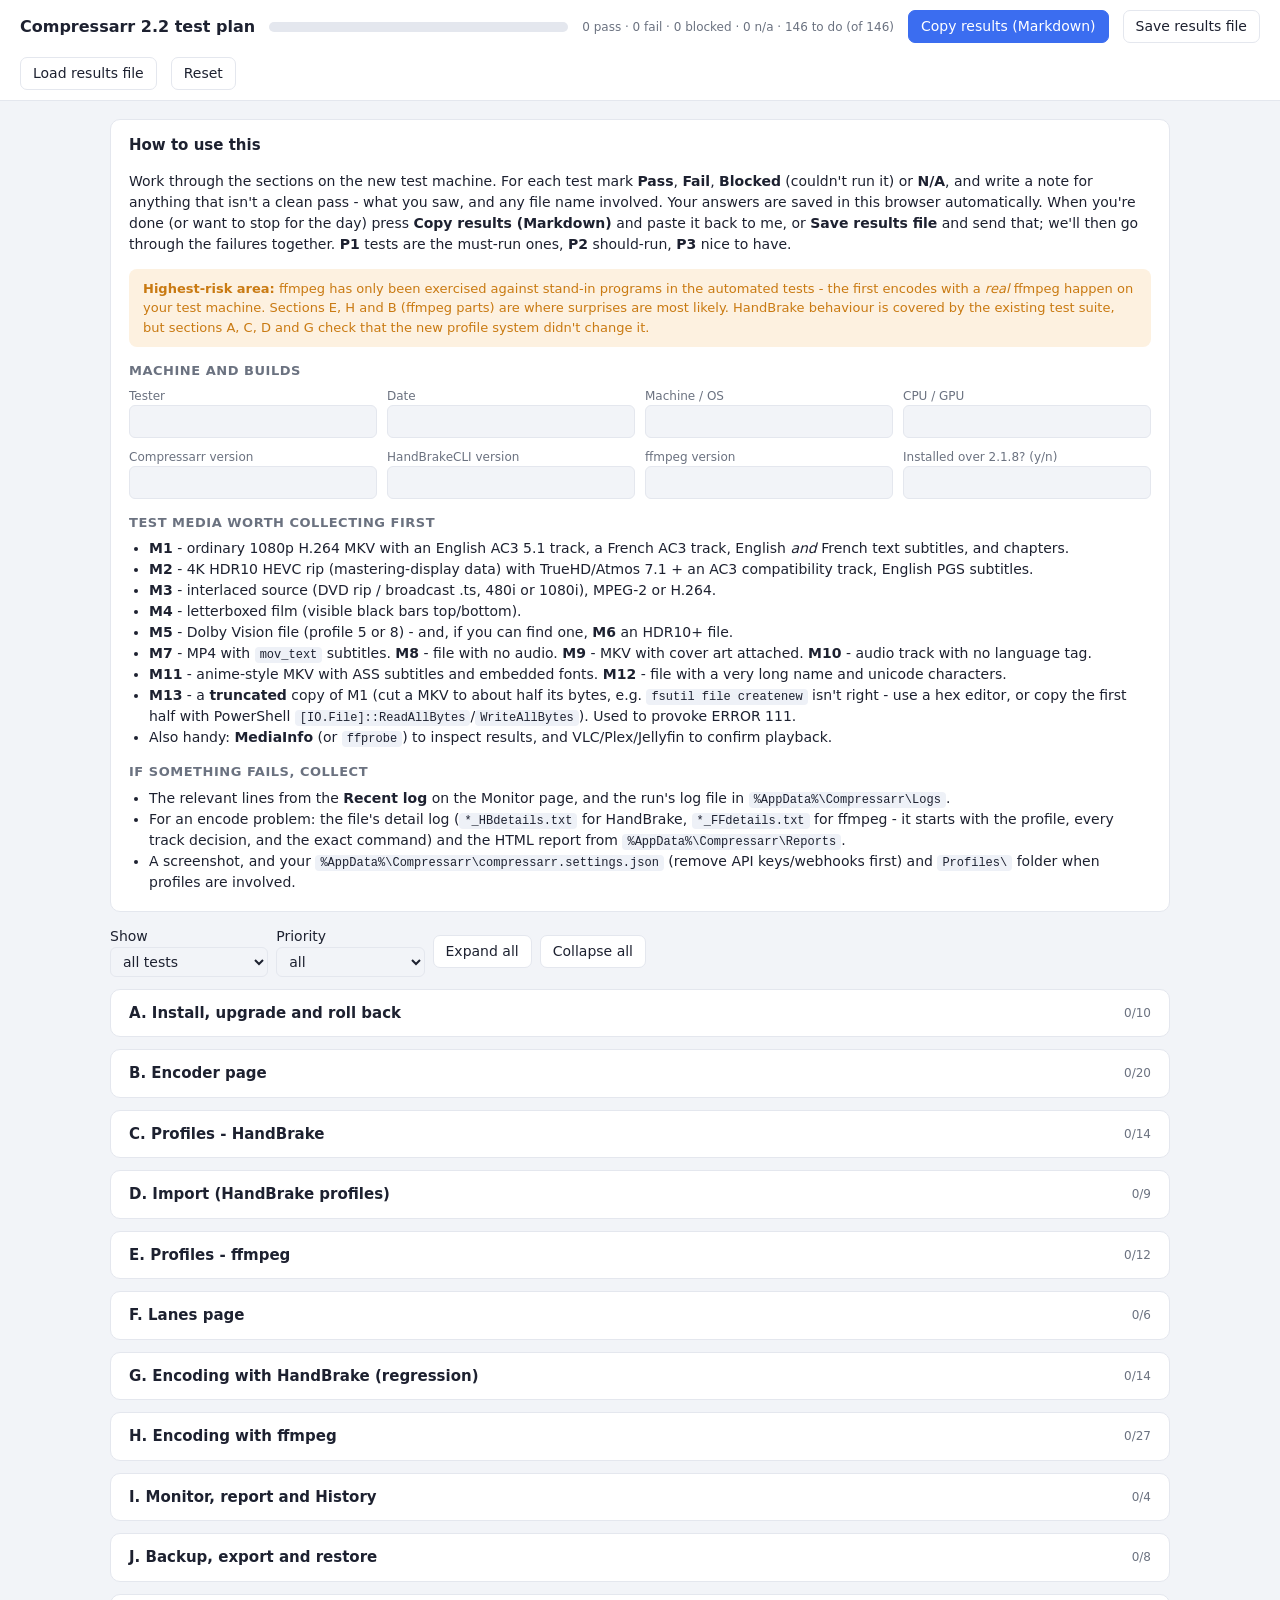
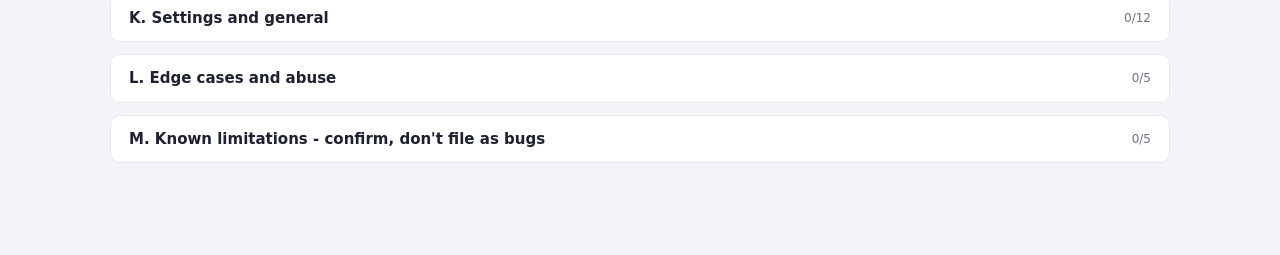
<file: docs/test-plan-2.2.html>
<!DOCTYPE html>
<html lang="en">
<head>
<meta charset="utf-8" />
<meta name="viewport" content="width=device-width, initial-scale=1" />
<title>Compressarr 2.2 - test plan</title>
<style>
  :root { --bg:#f2f4f8; --card:#fff; --text:#1d2130; --dim:#6b7280; --border:#e4e7ee; --accent:#3b6df0; --ok:#1f9c50; --okbg:#e7f7ed; --err:#d63c3c; --errbg:#fdeaea; --warn:#c97a12; --warnbg:#fdf1e0; --code:#eef1f7; }
  @media (prefers-color-scheme: dark) { :root { --bg:#1c1f2b; --card:#262b3c; --text:#e6e9f4; --dim:#a8adc2; --border:#363c52; --accent:#7ea0ff; --ok:#4bcf85; --okbg:#163b28; --err:#ff8a8a; --errbg:#452222; --warn:#f0aa4d; --warnbg:#3f3016; --code:#1f2331; } }
  * { box-sizing: border-box; }
  body { margin:0; background:var(--bg); color:var(--text); font:14px/1.5 system-ui,-apple-system,Segoe UI,Roboto,sans-serif; }
  header { position:sticky; top:0; z-index:5; background:var(--card); border-bottom:1px solid var(--border); padding:10px 20px; display:flex; gap:14px; align-items:center; flex-wrap:wrap; }
  header h1 { font-size:16px; margin:0; }
  .bar { flex:1; min-width:180px; height:10px; background:var(--border); border-radius:99px; overflow:hidden; display:flex; }
  .bar span { display:block; height:100%; }
  .b-pass { background:var(--ok); } .b-fail { background:var(--err); } .b-block { background:var(--warn); } .b-na { background:var(--dim); }
  .counts { font-size:12px; color:var(--dim); }
  button { font:inherit; padding:5px 12px; border:1px solid var(--border); background:var(--card); color:var(--text); border-radius:7px; cursor:pointer; }
  button.primary { background:var(--accent); color:#fff; border-color:var(--accent); }
  main { max-width:1100px; margin:0 auto; padding:18px 20px 80px; }
  .card { background:var(--card); border:1px solid var(--border); border-radius:10px; padding:14px 18px; margin-bottom:14px; }
  h2 { font-size:15px; margin:0; }
  h3 { font-size:13px; margin:14px 0 6px; text-transform:uppercase; letter-spacing:.04em; color:var(--dim); }
  .grid { display:grid; grid-template-columns:repeat(auto-fit,minmax(230px,1fr)); gap:10px; }
  label.f { display:block; font-size:12px; color:var(--dim); }
  input[type=text], textarea, select { width:100%; font:inherit; padding:5px 8px; border:1px solid var(--border); border-radius:6px; background:var(--bg); color:var(--text); }
  textarea { min-height:44px; resize:vertical; }
  details.sec { background:var(--card); border:1px solid var(--border); border-radius:10px; margin-bottom:12px; }
  details.sec > summary { cursor:pointer; padding:12px 18px; display:flex; gap:12px; align-items:center; list-style:none; }
  details.sec > summary::-webkit-details-marker { display:none; }
  details.sec > summary h2 { flex:1; }
  .secdesc { padding:0 18px 6px; color:var(--dim); font-size:13px; }
  .test { border-top:1px solid var(--border); padding:12px 18px; }
  .test.pass { border-left:4px solid var(--ok); } .test.fail { border-left:4px solid var(--err); background:var(--errbg); } .test.block { border-left:4px solid var(--warn); } .test.na { border-left:4px solid var(--dim); opacity:.75; }
  .thead { display:flex; gap:10px; align-items:baseline; flex-wrap:wrap; }
  .tid { font:600 12px ui-monospace,Consolas,monospace; color:var(--dim); }
  .ttitle { font-weight:600; flex:1; min-width:200px; }
  .pri { font-size:11px; font-weight:700; padding:1px 7px; border-radius:99px; background:var(--code); color:var(--dim); }
  .pri.p1 { background:var(--errbg); color:var(--err); } .pri.p2 { background:var(--warnbg); color:var(--warn); }
  .steps, .expect { font-size:13px; margin:6px 0 0; }
  .expect { color:var(--dim); } .expect b, .steps b { color:var(--text); }
  .res { display:flex; gap:6px; flex-wrap:wrap; margin-top:8px; align-items:flex-start; }
  .res label { display:inline-flex; align-items:center; gap:4px; padding:3px 9px; border:1px solid var(--border); border-radius:99px; font-size:12px; cursor:pointer; }
  .res input { margin:0; }
  .note { flex:1; min-width:240px; }
  code { background:var(--code); padding:1px 5px; border-radius:4px; font:12px ui-monospace,Consolas,monospace; }
  ul { margin:4px 0 4px 20px; padding:0; }
  .filters { display:flex; gap:8px; flex-wrap:wrap; align-items:center; margin:0 0 12px; }
  .hidden { display:none !important; }
  .warnbox { background:var(--warnbg); color:var(--warn); border-radius:8px; padding:10px 14px; margin-bottom:14px; font-size:13px; }
  table.t { border-collapse:collapse; width:100%; font-size:13px; } table.t td, table.t th { border-bottom:1px solid var(--border); padding:6px 8px; text-align:left; vertical-align:top; }
</style>
</head>
<body>
<header>
  <h1>Compressarr 2.2 test plan</h1>
  <div class="bar" id="bar"></div>
  <div class="counts" id="counts"></div>
  <button id="copyBtn" class="primary">Copy results (Markdown)</button>
  <button id="saveBtn">Save results file</button>
  <button id="loadBtn">Load results file</button>
  <input type="file" id="loadFile" accept=".json" class="hidden" />
  <button id="resetBtn">Reset</button>
</header>
<main>
  <div class="card">
    <h2>How to use this</h2>
    <p>Work through the sections on the new test machine. For each test mark <b>Pass</b>, <b>Fail</b>, <b>Blocked</b> (couldn't run it) or <b>N/A</b>, and write a note for anything that isn't a clean pass - what you saw, and any file name involved. Your answers are saved in this browser automatically. When you're done (or want to stop for the day) press <b>Copy results (Markdown)</b> and paste it back to me, or <b>Save results file</b> and send that; we'll then go through the failures together. <b>P1</b> tests are the must-run ones, <b>P2</b> should-run, <b>P3</b> nice to have.</p>
    <div class="warnbox"><b>Highest-risk area:</b> ffmpeg has only been exercised against stand-in programs in the automated tests - the first encodes with a <i>real</i> ffmpeg happen on your test machine. Sections E, H and B (ffmpeg parts) are where surprises are most likely. HandBrake behaviour is covered by the existing test suite, but sections A, C, D and G check that the new profile system didn't change it.</div>
    <h3>Machine and builds</h3>
    <div class="grid" id="env"></div>
    <h3>Test media worth collecting first</h3>
    <ul>
      <li><b>M1</b> - ordinary 1080p H.264 MKV with an English AC3 5.1 track, a French AC3 track, English <i>and</i> French text subtitles, and chapters.</li>
      <li><b>M2</b> - 4K HDR10 HEVC rip (mastering-display data) with TrueHD/Atmos 7.1 + an AC3 compatibility track, English PGS subtitles.</li>
      <li><b>M3</b> - interlaced source (DVD rip / broadcast .ts, 480i or 1080i), MPEG-2 or H.264.</li>
      <li><b>M4</b> - letterboxed film (visible black bars top/bottom).</li>
      <li><b>M5</b> - Dolby Vision file (profile 5 or 8) - and, if you can find one, <b>M6</b> an HDR10+ file.</li>
      <li><b>M7</b> - MP4 with <code>mov_text</code> subtitles. <b>M8</b> - file with no audio. <b>M9</b> - MKV with cover art attached. <b>M10</b> - audio track with no language tag.</li>
      <li><b>M11</b> - anime-style MKV with ASS subtitles and embedded fonts. <b>M12</b> - file with a very long name and unicode characters.</li>
      <li><b>M13</b> - a <b>truncated</b> copy of M1 (cut a MKV to about half its bytes, e.g. <code>fsutil file createnew</code> isn't right - use a hex editor, or copy the first half with PowerShell <code>[IO.File]::ReadAllBytes</code>/<code>WriteAllBytes</code>). Used to provoke ERROR 111.</li>
      <li>Also handy: <b>MediaInfo</b> (or <code>ffprobe</code>) to inspect results, and VLC/Plex/Jellyfin to confirm playback.</li>
    </ul>
    <h3>If something fails, collect</h3>
    <ul>
      <li>The relevant lines from the <b>Recent log</b> on the Monitor page, and the run's log file in <code>%AppData%\Compressarr\Logs</code>.</li>
      <li>For an encode problem: the file's detail log (<code>*_HBdetails.txt</code> for HandBrake, <code>*_FFdetails.txt</code> for ffmpeg - it starts with the profile, every track decision, and the exact command) and the HTML report from <code>%AppData%\Compressarr\Reports</code>.</li>
      <li>A screenshot, and your <code>%AppData%\Compressarr\compressarr.settings.json</code> (remove API keys/webhooks first) and <code>Profiles\</code> folder when profiles are involved.</li>
    </ul>
  </div>

  <div class="filters">
    <label>Show <select id="fStatus"><option value="all">all tests</option><option value="open">not run yet</option><option value="fail">failed</option><option value="block">blocked</option></select></label>
    <label>Priority <select id="fPri"><option value="all">all</option><option value="p1">P1 only</option><option value="p12">P1 + P2</option></select></label>
    <button id="expandBtn">Expand all</button><button id="collapseBtn">Collapse all</button>
  </div>
  <div id="sections"></div>
</main>

<script>
const SECTIONS = [
{ id:'A', title:'Install, upgrade and roll back', desc:'The installer, first launch, and moving an existing 2.1.x install to 2.2. Back up %AppData%\\Compressarr first when testing over a real install.', tests:[
 { id:'A1', pri:1, title:'Clean install on the new machine', steps:'Run the installer on a machine that has never had Compressarr (accept SmartScreen if shown). Launch from the Start Menu.', expect:'Installs without admin surprises (UAC prompt only if you chose all-users). A tray icon appears; <code>http://localhost:1212</code> opens the Monitor page. The sidebar reads Monitor, Encoder, Profiles, Lanes, Scheduler, Notifications, History, Settings, About.' },
 { id:'A2', pri:1, title:'First-run state with no tools installed', steps:'Open Monitor, Encoder and Profiles on the fresh install (no HandBrake, no ffmpeg).', expect:'Monitor shows a red "Finish setting up: HandBrake isn\'t installed..." notice linking to Encoder. Encoder shows HandBrake not found, ffmpeg "Not installed" (neutral, not an error). Profiles lists the 2 HandBrake and 3 ffmpeg built-ins. Nothing throws errors in the browser console.' },
 { id:'A3', pri:1, title:'Install over 2.1.8 with real settings', steps:'On a machine running 2.1.8 with lanes using Compressarr SD-HD / UHD AV1 from presets.json, install 2.2 over it. Open the app.', expect:'Lanes keep their presets and show no warnings. <code>%AppData%\\Compressarr\\Profiles\\migration-2.2.json</code> exists listing nothing imported/renamed. <code>handbrake-active.json</code> exists. Queue and history intact.' },
 { id:'A4', pri:1, title:'Migration: a lane uses a custom preset from presets.json', steps:'This only applies to an install that already had 2.1.x lanes. Before upgrading, create a custom preset in the HandBrake app ("My Test") and set a lane to use it. Upgrade; open Profiles and Lanes. (On a clean 2.2 install, or if lanes arrive later, restore a backup or Import settings that name "My Test" while HandBrake\'s presets.json still has it - 2.2 copies the preset in at startup, after Import and after Restore.)', expect:'"My Test" now appears on Profiles as one of yours (unlocked), the lane still uses it, and an encode with it works. The migration marker lists it under imported. A Recent-log line says it was copied.' },
 { id:'A5', pri:1, title:'Migration: an edited built-in', steps:'Upgrading from 2.1.x only (the rename happens once, on the first start after the upgrade). Edit "Compressarr SD-HD" in HandBrake\'s presets.json (change the quality), set a lane to use it, upgrade.', expect:'A profile "Compressarr SD-HD (yours)" exists with your edit; the lane now points to it; the built-in "Compressarr SD-HD" is unchanged (RF 24). The marker lists the rename.' },
 { id:'A6', pri:2, title:'Migration: a lane names a preset that exists nowhere', steps:'Point a lane at a preset name that is not in presets.json or the built-ins, upgrade.', expect:'The preset will NOT appear on Profiles (it exists nowhere to copy from). Lanes page flags the preset field (red box, "not found in Compressarr\'s profiles"); a run skips that content type and reports it (ERROR 108/109); nothing crashes. If the first start was a migration, the marker lists it under missing.' },
 { id:'A7', pri:2, title:'Migration: queued per-file overrides', steps:'Queue a file with a per-file preset override to a custom preset (and another to an edited built-in), then upgrade.', expect:'Both overrides still resolve (the second shows the "(yours)" name) and encode with the right recipe.' },
 { id:'A8', pri:1, title:'Roll back to 2.1.8', steps:'With 2.2 settings and at least one lane set to ffmpeg, uninstall 2.2 and install 2.1.8. Start it.', expect:'2.1.8 starts and reads the settings without errors (extra fields ignored). HandBrake lanes whose presets exist in HandBrake\'s presets.json work as before; a lane using a preset that only lives in Compressarr\'s profiles (a new custom profile, or a built-in "Compressarr ..." preset missing from presets.json) is skipped with the usual "preset not found" message. An ffmpeg lane has no engine in 2.1.8: if its profile name also exists in presets.json it would encode with HandBrake, otherwise it is skipped - it never runs ffmpeg. Saving settings in 2.1.8 drops the lane Engine and ffmpeg settings, so do not save in 2.1.8 if you plan to go back to 2.2.' },
 { id:'A9', pri:2, title:'Upgrade from 2.2.0-beta.1', steps:'Install this build over beta.1.', expect:'Settings kept; the migration runs once (marker created) with nothing to do; new pages appear.' },
 { id:'A10', pri:3, title:'Uninstall', steps:'Uninstall Compressarr.', expect:'Application removed; your %AppData%\\Compressarr settings and Profiles are left (same as 2.1). Reinstalling finds them.' }
]},
{ id:'B', title:'Encoder page', desc:'The tools: HandBrakeCLI and the optional ffmpeg.', tests:[
 { id:'A11', pri:2, title:'Desktop shortcut choice', steps:'Clean install: look at the "Create a desktop shortcut" box. Then upgrade over it twice - once leaving it ticked, once unticking it (and deleting the desktop icon if one was made).', expect:'First install: ticked by default and the icon appears. Upgrade with the icon present: still ticked. Upgrade with no desktop icon: unticked (your earlier choice is kept, not reset to the default).' },
 { id:'B1', pri:1, title:'At a glance with HandBrake installed', steps:'Install HandBrake normally (or use Check/Install) and open Encoder.', expect:'HandBrake dot green, "HandBrakeCLI x.y.z · 2 profiles", "Used by:" lists enabled HandBrake lanes. ffmpeg block says Not installed / Not used by any enabled lane.' },
 { id:'B2', pri:1, title:'HandBrake Check/Install - already installed', steps:'Press Check/Install with a valid path.', expect:'Message "HandBrakeCLI already found at the configured path."' },
 { id:'B3', pri:1, title:'HandBrake Check/Install - download', steps:'On a machine without HandBrake, press Check/Install and accept the prompt (note the size/file shown).', expect:'Prompt shows version, file, size. After install the path field fills with a path under <code>%AppData%\\Compressarr\\tools\\HandBrakeCLI</code>, the glance card turns green with a version, and the Monitor notice disappears.' },
 { id:'B4', pri:1, title:'HandBrake path invalid', steps:'Type a wrong path and Save.', expect:'Field turns red with a clear message; glance dot red; Monitor shows the Finish-setting-up notice. A run aborts with "HandBrakeCLI.exe not found" (when no lane uses ffmpeg).' },
 { id:'B5', pri:2, title:'Extra CLI options', steps:'Set <code>--verbose=1</code> (a harmless flag; do not use <code>--two-pass</code>, current HandBrakeCLI no longer has it and exits with "unknown option"), save, run an encode, open the HBdetails log.', expect:'The flag reaches HandBrake. An unbalanced quote (<code>--x "abc</code>) is flagged with a message.' },
 { id:'B16', pri:2, title:'Browse buttons for the tool paths', steps:'On the Encoder page press Browse... next to the HandBrakeCLI, ffmpeg and ffprobe paths. Open each, pick a program, Select. Try with an empty field and with a path that no longer exists.', expect:'A "Choose a file" dialog opens in the folder the path points to (or the drives list when the field is empty/invalid), lists subfolders and programs (.exe only on Windows), "Select This File" stays disabled until a program is clicked (double-click also selects). The field is filled in and the page notes unsaved changes; Save keeps it.' },
 { id:'F8', pri:2, title:'Duplicate a lane', steps:'On a lane card press Duplicate. Try: a new name; an empty name; Cancel; a name another lane already uses (also in different capitals). Change a profile on the card WITHOUT saving, then Duplicate.', expect:'A name prompt appears (suggesting "<name> (copy)"). A new lane card appears right after the original with every field the same (including the unsaved profile change, and the Input and Output folders), switched off. Empty name and a used name are refused with a message; Cancel does nothing. The original lane is unchanged.' },
 { id:'F9', pri:1, title:'Two enabled lanes cannot watch the same folder', steps:'Duplicate a lane, then tick Enabled on the copy while the original is still on. Then: turn the original off first and enable the copy; point a lane at a folder inside another lane\'s Input; use two lanes with folders D:\\Media Download and D:\\Media Download Kids; swap which of two lanes is on and press Save All.', expect:'Ticking Enabled on the copy shows a red Input field with a sentence under it naming the other lane; Save is refused and the copy stays off. Turning the original off first lets the copy be enabled. A folder inside (or around) another enabled lane\'s folder is refused the same way. Folders that only share the start of their name are NOT a clash. Save All with a swap works (lanes being switched off are saved first). A setup that already overlapped before the upgrade keeps running, with both lanes flagged.' },
 { id:'F7', pri:2, title:'Lane fields stop being red once fixed', steps:'Give a lane an Input folder that does not exist and Save (the field goes red). Then fix it by typing a real folder, or by Browse... Do the same with a preset that does not exist, then pick a real one.', expect:'Within about half a second of the change the field is no longer red (no Save needed) and the "configuration issue" message at the top goes away once nothing is red. A path that is still wrong stays red with its message.' },
 { id:'B6', pri:2, title:'Unsaved changes protection', steps:'Edit a field then click another sidebar page; also try Clear Changes.', expect:'Browser asks before leaving with unsaved edits; Clear Changes reloads the saved values.' },
 { id:'B7', pri:1, title:'ffmpeg card with no ffmpeg', steps:'Look at the ffmpeg card.', expect:'Optional: "ffmpeg was not found at the path above. It is optional..." - not shown as an error while no lane uses ffmpeg.' },
 { id:'B8', pri:1, title:'ffmpeg Check/Install - use one already on the computer', steps:'Check/Install only goes looking when the saved ffmpeg path does not work. So: clear both ffmpeg path fields (or point them at a missing file) and Save, make sure an ffmpeg+ffprobe folder is on PATH, then press ffmpeg Check/Install.', expect:'Offers "ffmpeg is already on this computer: ... Use it?"; accepting fills both path fields and says to press Save; after Save the card shows its version and capability chips.' },
 { id:'B9', pri:1, title:'ffmpeg Check/Install - managed download', steps:'On a machine without ffmpeg, press Check/Install, decline "use existing" if offered, read the confirmation, accept.', expect:'The prompt names the build, file, approximate size, the GitHub source, says it is checksum-verified and GPL, and asks first. Afterwards <code>%AppData%\\Compressarr\\tools\\ffmpeg</code> holds <b>only</b> ffmpeg.exe, ffprobe.exe and LICENSE.txt, the paths are saved, and the version and chips appear. Note how long it took.' },
 { id:'B10', pri:2, title:'Download interrupted or offline', steps:'Start the ffmpeg download then disconnect the network (or run it offline).', expect:'A clear failure message; nothing half-installed (no stray .tmp files, paths unchanged).' },
 { id:'B11', pri:2, title:'Capabilities and the NVENC session check', steps:'Look at the chips on a machine with an NVIDIA GPU, then (if possible) on one without.', expect:'libx265, libx264, libsvtav1, eac3, aac, ac3, libopus tick. hevc_nvenc ticks with "NVIDIA GPU session OK" only when a GPU session truly opens; with no GPU it shows "no NVIDIA GPU session" (not ticked).' },
 { id:'B12', pri:2, title:'Wrong file in the ffmpeg path', steps:'Set the ffmpeg path to some other .exe (e.g. notepad.exe) and reopen the page.', expect:'Handled gracefully: the card says ffmpeg was not found (or the file there is not ffmpeg), and Check/Install says the file did not answer like ffmpeg - not "found". No crash, no endless spinner (the check gives up after a few seconds; a program window may flash open and close).' },
 { id:'B13', pri:2, title:'ffprobe missing', steps:'Set a lane to ffmpeg, then move ffprobe.exe away.', expect:'Encoder validation flags the ffprobe path; the lane is flagged on Lanes; a run skips the lane with ERROR 113.' },
 { id:'B14', pri:3, title:'Extra ffmpeg options', steps:'Set <code>-threads 2</code>, run an ffmpeg encode, read the FFdetails command line.', expect:'The option appears just before the output file. Unbalanced quote flagged.' },
 { id:'B15', pri:3, title:'Profiles flagged for a build that lacks an encoder', steps:'If you have an ffmpeg build without libsvtav1 (or without NVENC), point the path at it.', expect:'Profiles shows "Needs libsvtav1" (or the NVENC reason) under the affected built-ins.' }
]},
{ id:'C', title:'Profiles - HandBrake', desc:'Compressarr\'s own HandBrake profiles and the editor.', tests:[
 { id:'C1', pri:1, title:'List and summaries', steps:'Open Profiles.', expect:'Compressarr SD-HD (x265 10-bit, RF 24, veryfast; E-AC3 512k) and Compressarr UHD AV1 (SVT-AV1 10-bit, RF 30, preset 4; pass-through) are shown with a lock icon and built-in marker, with correct "Used by" lanes. Tabs show counts.' },
 { id:'C2', pri:1, title:'Built-ins are locked', steps:'Click View on a built-in.', expect:'Every field is disabled, there is no Save button, a banner explains it is locked, and Duplicate works. A built-in has no Delete button.' },
 { id:'C3', pri:1, title:'Duplicate', steps:'Duplicate a built-in twice.', expect:'"X copy" then "X copy 2", both unlocked and editable.' },
 { id:'C4', pri:1, title:'New profile', steps:'New HandBrake profile, leave the name empty and Save; then name it and Save.', expect:'The empty name is rejected with a message on the field. Saved, it appears on Profiles as one of yours and can be chosen on a lane.' },
 { id:'C5', pri:1, title:'Editor controls change the stored preset', steps:'Edit a copy: container, encoder (try x264, x265, SVT-AV1, NVENC), preset speed, RF vs bitrate, tune/profile/level, frame rate (constant 24), deinterlace, crop, audio mode (pass-through list / always encode), codec/bitrate/mixdown, languages, subtitle rule, chapters. Save, reopen, then use "See the stored preset".', expect:'Changing the encoder refreshes the speed/profile/level/tune lists and the quality range sensibly. Everything you set round-trips and appears in the stored JSON (e.g. VideoEncoder, VideoQualitySlider, PictureCropMode 0/2, AudioCopyMask "copy:..." entries).' },
 { id:'C6', pri:1, title:'An edited profile really encodes that way', steps:'Make a profile (e.g. x264, RF 28, MP4, AAC 128 stereo) and run a file through a lane using it. Inspect the output with MediaInfo.', expect:'Output matches the profile: container, video codec, rough RF/size, audio codec/bitrate/channels, subtitle/chapter handling.' },
 { id:'C7', pri:1, title:'"Kept as-is": settings the editor doesn\'t show are preserved', steps:'Import (or craft) a preset with denoise/sharpen filters and per-track audio gain, edit only the RF in the editor, save.', expect:'The stored preset still has the filters and gain; the encode still applies them. Saving a profile without changing anything leaves its JSON identical.' },
 { id:'C8', pri:1, title:'Validation messages', steps:'Try: empty name; a name containing / \\ or ";" a name equal to an existing one in different case; RF out of range; bitrate 0 in bitrate mode; pass-through mode with nothing ticked; no audio languages; subtitles "all" with no languages.', expect:'Each is refused with a specific message on the right field. Nothing is saved.' },
 { id:'C9', pri:1, title:'Rename updates users', steps:'Use a profile on a lane (TV and Movie) and as a queued per-file override, then rename it.', expect:'The lane fields and the queue override now show the new name; nothing is orphaned.' },
 { id:'C10', pri:1, title:'Delete rules', steps:'Delete an unused profile; then try deleting one a lane uses; then one only a queued file overrides to.', expect:'Unused: gone. In use by a lane: refused naming the lane. In use by a queued file: refused naming the count. (A finished file\'s old override doesn\'t block.)' },
 { id:'C11', pri:2, title:'Edit while encoding', steps:'Start a long encode with profile P, edit P (change RF) mid-encode, let the next file start.', expect:'The running encode is unaffected; the next file uses the new settings.' },
 { id:'C12', pri:2, title:'The generated file HandBrake receives', steps:'Look in <code>%AppData%\\Compressarr\\Profiles</code>. Note the handbrake-active.json timestamp, restart the app, run an encode; then edit a profile; then delete the file and run an encode.', expect:'Not rewritten when nothing changed (same timestamp); rewritten after a profile change; rebuilt if deleted. The encode command in the detail log uses <code>--preset-import-file ...handbrake-active.json</code>. (Optional: <code>HandBrakeCLI --preset-import-file &lt;that file&gt; --preset-list</code> shows folders "Compressarr (built-in)" and "Yours".)' },
 { id:'C13', pri:2, title:'Hand-corrupting your profile file', steps:'Close the app, put junk in <code>handbrake-profiles.json</code>, start it, open Profiles; then fix the file.', expect:'A red banner says the file could not be read and only built-ins are shown; the broken file is not overwritten; adding profiles is refused with the reason; after fixing it everything returns.' },
 { id:'C14', pri:2, title:'Awkward names', steps:'Create profiles named with spaces, parentheses, an ampersand, unicode ("Café x265 (HD) & more").', expect:'They save, appear, open in the editor, can be picked on lanes and encode correctly.' }
]},
{ id:'D', title:'Import (HandBrake profiles)', desc:'Bringing presets in from an installed HandBrake or a presets file.', tests:[
 { id:'D1', pri:1, title:'From installed HandBrake', steps:'Profiles → Import... with HandBrake installed.', expect:'Finds <code>%AppData%\\HandBrake\\presets.json</code>, lists presets with their groups and a video summary; search and "Select all shown" work; Compressarr\'s own two (identical) are marked "already built in" and can\'t be ticked.' },
 { id:'D2', pri:1, title:'Importing copies', steps:'Import three presets, then change/delete one of them inside the HandBrake app.', expect:'They appear as yours (unlocked, "saved in Compressarr\'s own file"). Later changes in the HandBrake app do not affect them.' },
 { id:'D3', pri:1, title:'Name clash options', steps:'Import a preset whose name you already have, once with each option: keep both, replace mine, skip.', expect:'Keep both → "Name (imported)" (and "(imported) 2" next time); replace → yours is overwritten in place; skip → nothing. The result toast says what happened.' },
 { id:'D4', pri:1, title:'A clash with a built-in', steps:'Import a preset named like a built-in but with a different recipe, with "replace mine" chosen.', expect:'The built-in is never replaced; the import is added as "... (imported)".' },
 { id:'D5', pri:1, title:'From a presets file', steps:'Use "From a presets file": a valid HandBrake Presets→Export file; a random .json; a non-JSON file; a path that doesn\'t exist. Also press Browse... beside the path box and pick the file that way.', expect:'Valid file → the same pick list. Bad ones are rejected with a clear reason; nothing changes until you press Import. Browse... opens the file browser listing only .json files (plus folders), and choosing one reads it straight away.' },
 { id:'D6', pri:1, title:'Imported stock presets encode', steps:'Import e.g. "Fast 1080p30" and "HQ 1080p30 Surround", use them on a lane, encode.', expect:'They encode correctly and behave like they do in the HandBrake app.' },
 { id:'D7', pri:3, title:'Names with a slash', steps:'Import a preset whose name contains "/" (HandBrake treats it as a folder separator).', expect:'It is imported with "-" instead (e.g. "Web-Gmail Large") and works.' },
 { id:'D8', pri:2, title:'The source file is only read', steps:'Note the size/timestamp of the HandBrake presets file before and after an import.', expect:'Unchanged.' },
 { id:'D9', pri:3, title:'Importing everything', steps:'Select all ~100+ presets and import.', expect:'Completes in a reasonable time; Profiles stays usable; the active file regenerates once.' }
]},
{ id:'E', title:'Profiles - ffmpeg', desc:'The ffmpeg profile editor and its Preview decisions. Needs ffmpeg + ffprobe installed (section B).', tests:[
 { id:'E1', pri:1, title:'List and built-ins', steps:'Open Profiles, ffmpeg tab.', expect:'Compressarr SD-HD (x265 10-bit, CRF 24, veryfast), Compressarr UHD AV1 (SVT-AV1 10-bit, CRF 30, preset 4, tune psnr), HEVC NVENC (fast) (NVENC H.265 10-bit, CQ 28, p5), all locked, each with a fallback HandBrake profile.' },
 { id:'E2', pri:1, title:'Editor behaviour', steps:'New ffmpeg profile; switch encoders (x265, x264, SVT-AV1, each NVENC); switch Quality between CRF and bitrate; switch audio handling; choose MP4.', expect:'Preset/profile/pixel-format/tune lists and the quality range follow the encoder; sensible default quality on change; the pass-through tickboxes only show in pass-through mode; "Optimize for web" only shows for MP4; the page never throws console errors.' },
 { id:'E3', pri:1, title:'Validation', steps:'Try an empty name, a name with a slash, quality out of range, bitrate mode with 0, constant frame rate with no rate, no audio languages, pass-through with nothing ticked, subtitles kept with no languages.', expect:'Each refused with a message on the right field.' },
 { id:'E4', pri:1, title:'Preview decisions - ordinary MKV (M1)', steps:'Open the editor for Compressarr SD-HD (View) and Preview M1\'s full path.', expect:'Audio: the first English track is kept (and the reason says it is encoded as eac3 because the profile always encodes); the French track dropped with the "only the first matching" reason (the profile\'s list includes "any"). English subtitle copied; French dropped or kept per profile; chapters kept; the command line is shown and looks right.' },
 { id:'E5', pri:1, title:'Preview decisions - HDR10 (M2)', steps:'Preview M2 with UHD AV1.', expect:'Shown as HDR10; notes that colour info and mastering-display data are carried; both English audio tracks copied (TrueHD allowed through in MKV); PGS subtitle copied; the command contains <code>-svtav1-params</code> with <code>mastering-display=...</code> and <code>content-light=...</code>.' },
 { id:'E6', pri:1, title:'Preview decisions - MP4 target', steps:'Duplicate SD-HD, set the container to MP4 and Preview M2 and M1.', expect:'PGS subtitles dropped with "picture subtitle ... MP4 can\'t hold it"; text subtitles converted to mov_text; fonts dropped; TrueHD can\'t be copied into MP4 so it is encoded.' },
 { id:'E7', pri:1, title:'Preview decisions - interlaced (M3) and letterboxed (M4)', steps:'Preview each with Auto deinterlace and Auto crop.', expect:'M3: deinterlace yes ("source is interlaced"), command has <code>bwdif</code>. M4: crop found with a sensible rectangle (e.g. 1920x800) and it appears in the command; a progressive source says "no deinterlace".' },
 { id:'E8', pri:1, title:'Preview decisions - Dolby Vision (M5) / HDR10+ (M6)', steps:'Preview them with a fallback set, then with the fallback blank.', expect:'A red notice names Dolby Vision (or HDR10+); with a fallback it says the file will go to HandBrake, without one it says such files are refused.' },
 { id:'E9', pri:2, title:'Preview decisions - odd files', steps:'Preview M7 (mov_text), M8 (no audio), M9 (cover art), M10 (untagged audio, with languages "eng"), a path that doesn\'t exist, a non-video file, and with ffprobe removed.', expect:'M10 falls back to keeping the first audio track with a note; M9\'s cover art is listed as dropped; M8 notes "no audio"; problems are reported plainly and nothing crashes.' },
 { id:'E10', pri:1, title:'Duplicate as ffmpeg', steps:'On a HandBrake profile with extras (denoise, resize, burn-in, a bitrate target, DPL2 mixdown, extra x264 options) use "Duplicate as ffmpeg...".', expect:'A new ffmpeg profile is created (name made unique), a panel lists what was carried over and each thing ffmpeg can\'t carry; "Open the ffmpeg profile" works; the profile validates and Previews fine.' },
 { id:'E11', pri:2, title:'Same name in both encoders', steps:'Make a HandBrake and an ffmpeg profile both named "Shared"; use each on a different-engine lane; rename/delete one.', expect:'Rename only repoints lanes of that engine; delete is refused only for lanes of that engine; "Used by" is per engine.' },
 { id:'E12', pri:2, title:'Locking and refusal', steps:'Edit/delete an ffmpeg built-in; delete an ffmpeg profile a lane uses.', expect:'Refused with the reasons (built-in / used by lane X).' }
]},
{ id:'F', title:'Lanes page', desc:'Choosing the encoder per lane.', tests:[
 { id:'F1', pri:1, title:'Existing lanes', steps:'Open Lanes after upgrading.', expect:'Each lane has an Encoder select set to HandBrake; Profile dropdowns list the 2 HandBrake profiles (plus your own).' },
 { id:'F2', pri:1, title:'Switch a lane to ffmpeg', steps:'Change a lane\'s Encoder to ffmpeg (before saving), then Save.', expect:'The profile lists swap to ffmpeg\'s (3 built-ins + yours); a note explains it is experimental and how DV is handled; a name not found in the new list stays selectable and is flagged on save. After saving, reload - it persists.' },
 { id:'F3', pri:1, title:'ffmpeg lane with no ffmpeg', steps:'Set a lane to ffmpeg with ffmpeg missing, with another lane on HandBrake; run once.', expect:'The ffmpeg lane shows an inline message; the pass skips it (ERROR 113 on the report) while the HandBrake lane still encodes; the whole run is not aborted.' },
 { id:'F4', pri:2, title:'Switching back', steps:'Switch the lane back to HandBrake.', expect:'Lists swap back; saved presets still valid.' },
 { id:'F5', pri:1, title:'Per-file override on the queue', steps:'With one lane per engine and files queued in both, use each row\'s preset dropdown.', expect:'Each row offers only its own lane\'s encoder\'s profiles; the choice sticks and is used; the lane-name area shows an encoder chip (ffmpeg rows always; HandBrake rows once any ffmpeg lane exists).' },
 { id:'F6', pri:2, title:'"Lands in" across engines', steps:'Assign a HandBrake lane\'s file to land in an ffmpeg lane.', expect:'Works as before - only the library routing changes; the encoder is the file\'s own lane\'s.' }
]},
{ id:'G', title:'Encoding with HandBrake (regression)', desc:'The new profile system sits under every HandBrake encode - confirm nothing the app did before has changed.', tests:[
 { id:'G1', pri:1, title:'Movie end to end', steps:'Drop a movie in a lane\'s Input; run it (Run Now).', expect:'Encoded with the lane\'s profile, filed into the Movie library, source recycled/kept per setting, Sonarr/Radarr unmonitor if configured, an HTML report, a toast. No encoder tag on the report row.' },
 { id:'G2', pri:1, title:'TV episode routing', steps:'Drop S01E01-style files.', expect:'Detected as TV, routed under Show\\Season NN, TV profile used.' },
 { id:'G3', pri:1, title:'Live progress', steps:'Watch the Monitor during an encode.', expect:'Percent, fps and ETA update; the file line reads "using preset NAME"; the queue completion estimate appears.' },
 { id:'G4', pri:1, title:'Pause and Resume', steps:'Pause mid-encode, wait a minute, Resume.', expect:'CPU use drops while paused; resumes and finishes correctly.' },
 { id:'G5', pri:1, title:'Abort', steps:'Abort mid-encode.', expect:'HandBrake stops, the temp output is removed, the source is untouched, the entry is marked so it can be retried.' },
 { id:'G6', pri:2, title:'Stop Monitoring', steps:'Press Stop Monitoring while a file is encoding.', expect:'The current file finishes, then it stops.' },
 { id:'G7', pri:2, title:'Queue operations', steps:'Drag to reorder, skip, remove, override a profile, set Lands in; if FileBot is used, let it rename a file.', expect:'All behave as in 2.1.8; a FileBot rename keeps the file\'s place and your edits.' },
 { id:'G8', pri:2, title:'Scheduler', steps:'Enable the schedule with a daytime window around now; watch the encode priority in Task Manager; try the hold and Run anyway.', expect:'Priority follows the window live; the hold stops new files; Run anyway releases it.' },
 { id:'G9', pri:2, title:'Restart mid-encode', steps:'Kill the app during an encode, restart it.', expect:'The file is picked up again as resumed; no orphan temp file lingers.' },
 { id:'G10', pri:2, title:'Failure handling', steps:'Make an encode fail (e.g. a bad Extra CLI option or an unreadable file).', expect:'ERROR 101 on the report with a working "Full Details" link; the source is kept.' },
 { id:'G11', pri:2, title:'Move retry and disk-full behaviour', steps:'Point a library path at an unreachable location, run, then fix it. Also: rename the library\'s base folder (for example "12. UHD TV Shows" to "112. UHD TV Shows") while a file is queued for it.', expect:'ERROR 102-104 as before; the file waits in Output and is filed on the next pass. A renamed or missing base folder is reported as ERROR 102 with the folder\'s name in the Compressarr log; Compressarr does NOT recreate it. Once the folder is back (or the lane path is corrected) the next pass files the video.' },
 { id:'G12', pri:2, title:'Two lanes interleave', steps:'Queue files in two lanes with explicit order.', expect:'One global queue order is respected across lanes.' },
 { id:'G13', pri:3, title:'Detail logs', steps:'Check the HBdetails log after a success with "Keep logs of successful encodes" off and on.', expect:'Deleted when off; kept when on; always kept for failures.' },
 { id:'G14', pri:3, title:'Notifications', steps:'Enable one notification channel; run a pass.', expect:'The message arrives; content correct.' }
]},
{ id:'H', title:'Encoding with ffmpeg', desc:'The big one: real ffmpeg runs. For each, note the output size vs source and anything visually or audibly wrong. Use MediaInfo on the results.', tests:[
 { id:'H1', pri:1, title:'Compressarr SD-HD on an ordinary file (M1)', steps:'Put a lane on ffmpeg with SD-HD; encode M1.', expect:'Succeeds; output is HEVC 10-bit Main10, E-AC3 512k from the first English track, English subtitles kept, chapters kept, plays everywhere; report row tagged "ffmpeg" with no error; FFdetails log starts with the decisions and command and ends with "Length verified". Note the size reduction and speed.' },
 { id:'H2', pri:1, title:'Compressarr UHD AV1 on HDR10 (M2)', steps:'Encode M2 with UHD AV1.', expect:'AV1 10-bit; HDR10 colour info <b>and mastering-display/MaxCLL</b> still present in MediaInfo; TrueHD and AC3 copied untouched; PGS subtitles kept; chapters kept. Play it on an HDR display if you can.' },
 { id:'H3', pri:1, title:'HEVC NVENC (fast) (GPU machine)', steps:'Encode M1 or M2 with the NVENC built-in.', expect:'Succeeds quickly on the GPU; output plays; note speed vs the software profile. On a machine with no GPU the profile is flagged and a run fails clearly rather than hanging.' },
 { id:'H4', pri:1, title:'MP4 output', steps:'Encode M1 and M7 with an MP4 variant (Optimize on).', expect:'Valid MP4; subtitles are mov_text; plays in a browser/TV; starts streaming immediately (faststart).' },
 { id:'H5', pri:1, title:'Interlaced source (M3)', steps:'Encode M3 with Auto deinterlace.', expect:'Output is progressive with no combing; the log says the source was interlaced. Compare with the same file through HandBrake (decomb).' },
 { id:'H6', pri:1, title:'Letterboxed source (M4)', steps:'Encode M4 with Auto crop.', expect:'Black bars removed; no picture cut off (compare edges with the source); resolution matches the logged crop.' },
 { id:'H7', pri:1, title:'Language handling', steps:'Encode M1 with languages "fra, eng"; then M10 (untagged) with "eng, und"; then a file with only a language not in the list.', expect:'French first when listed first; the untagged track kept via "und"; with no match the first audio track is kept (a note says so) rather than none.' },
 { id:'H8', pri:2, title:'Odd sources', steps:'Encode M8 (no audio), M9 (cover art), a file with a timecode/data stream, an MKV with two video streams.', expect:'All succeed; extras listed as dropped in the log; output has exactly one video stream and no cover art.' },
 { id:'H9', pri:1, title:'Progress on the Monitor', steps:'Watch the Monitor during an ffmpeg encode.', expect:'"Compressing File in Lane X using ffmpeg profile Y"; percent, fps and ETA move sensibly (ETA derived from speed); queue estimate works; chip shows ffmpeg.' },
 { id:'H10', pri:1, title:'Pause and Resume', steps:'Pause an ffmpeg encode, wait, resume.', expect:'Suspends and resumes; the finished file is valid and the right length (no gap or A/V desync).' },
 { id:'H11', pri:1, title:'Abort', steps:'Abort an ffmpeg encode.', expect:'ffmpeg and its children are killed; temp file removed; source untouched.' },
 { id:'H12', pri:2, title:'Scheduler priority', steps:'Enable the schedule and watch ffmpeg.exe\'s priority in Task Manager across the boundary.', expect:'The ffmpeg process priority changes live exactly as HandBrake\'s does.' },
 { id:'H13', pri:1, title:'Truncated source -> ERROR 111', steps:'Encode M13 (truncated copy) with an ffmpeg profile.', expect:'If ffmpeg exits cleanly with a short file the result is <b>ERROR 111</b> ("The encoded file is x long but the source is y"); the original is left alone, the short output is removed, the detail log is linked from the report. (If ffmpeg itself errors instead, that\'s ERROR 101 - note which you got.)' },
 { id:'H14', pri:2, title:'Unreadable source', steps:'Rename a text file to .mkv in an ffmpeg lane.', expect:'Fails clearly ("ffprobe could not read...") without starting an encode; the file is left alone and reported.' },
 { id:'H15', pri:2, title:'ffmpeg non-zero exit', steps:'Add a bad Extra ffmpeg option (e.g. <code>-nosuchflag</code>) and encode.', expect:'ERROR 101 with the detail log showing ffmpeg\'s complaint; source kept.' },
 { id:'H16', pri:3, title:'Output drive fills up', steps:'Encode to a nearly-full drive.', expect:'Failure noted as "Output drive full, monitoring stopped"; no partial file left behind.' },
 { id:'H17', pri:1, title:'Dolby Vision with a fallback (M5)', steps:'Lane on ffmpeg with SD-HD (fallback = HandBrake "Compressarr SD-HD"); encode M5.', expect:'The log says Dolby Vision was detected and the file is encoded by HandBrake with the fallback profile; report tag "HandBrake (Dolby Vision fallback)"; MediaInfo of the output still shows Dolby Vision where HandBrake preserves it; the Monitor shows the fallback preset.' },
 { id:'H18', pri:1, title:'Dolby Vision with no fallback', steps:'Clear the fallback on a duplicate profile and encode M5.', expect:'<b>ERROR 112</b>; the file is untouched and nothing is encoded; the message says the profile has no HandBrake fallback.' },
 { id:'H19', pri:1, title:'Dolby Vision with HandBrake missing', steps:'Rename HandBrakeCLI.exe temporarily and encode M5 on the ffmpeg lane (other lanes use ffmpeg too).', expect:'ERROR 112 naming the missing HandBrake; ffmpeg files in the same pass still encode.' },
 { id:'H20', pri:2, title:'HDR10+ (M6)', steps:'Encode an HDR10+ file.', expect:'Detected like Dolby Vision ("HDR10+ detected").' },
 { id:'H21', pri:1, title:'Mixed lanes in one pass', steps:'One HandBrake lane and one ffmpeg lane each with files; Run Now.', expect:'Both encode in the global queue order; both reports rows are right; throughput/ETA per profile stay sensible.' },
 { id:'H22', pri:2, title:'Compare with HandBrake', steps:'Encode the same source with HandBrake SD-HD and ffmpeg SD-HD.', expect:'Record both sizes and speeds; both look fine. (Similar - not identical - results are expected.)' },
 { id:'H23', pri:2, title:'Long film and stability', steps:'Encode a 2-3 hour film with ffmpeg; leave the Monitor open.', expect:'Completes; length verified; the app stays responsive and memory steady.' },
 { id:'H24', pri:2, title:'Awkward file names', steps:'Encode M12 (long unicode name) and files with spaces, brackets and ampersands.', expect:'Works for encode, routing and the report.' },
 { id:'H25', pri:2, title:'ASS subtitles and fonts (M11)', steps:'Encode M11 to MKV with English subtitles kept.', expect:'Subtitles keep their styling; embedded fonts are carried over (attachments present in the output).' },
 { id:'H26', pri:2, title:'Media server check', steps:'Add outputs to Plex/Jellyfin/Emby and direct-play a few (HDR, 10-bit, E-AC3, subs).', expect:'Scans correctly; direct plays where the source would; note any client that refuses a file.' },
 { id:'H27', pri:3, title:'Extra arguments on a profile', steps:'Set <code>-metadata comment=test</code> in a profile\'s Extra arguments.', expect:'It appears before the output in the command and in the output\'s tags.' }
]},
{ id:'I', title:'Monitor, report and History', desc:'Where the new information shows up.', tests:[
 { id:'I1', pri:1, title:'Encoder chips', steps:'With only HandBrake lanes, then with an ffmpeg lane too.', expect:'HandBrake-only: the queue looks exactly as in 2.1.8. With an ffmpeg lane: ffmpeg rows have an amber chip, HandBrake rows a grey one.' },
 { id:'I2', pri:1, title:'Report rows and codes', steps:'Open the HTML reports from sections F, G and H.', expect:'ffmpeg rows carry an "ffmpeg" tag next to the profile name; fallback rows say "HandBrake (Dolby Vision fallback)"; ERROR 111/112/113 badges have a readable tooltip; 111 links the encode details, 112/113 link the Compressarr log. The Full Details links open the log both when the report is opened from the History page (over http, also from another device) and when it is opened straight from the Reports folder.' },
 { id:'I3', pri:2, title:'History page', steps:'Open History after the runs.', expect:'Runs listed; error counts and the sidebar badges match; reports open.' },
 { id:'I4', pri:2, title:'Finish-setting-up notice', steps:'Remove then restore a tool (HandBrake path wrong, ffmpeg lane without ffmpeg).', expect:'The Monitor notice names the missing tool(s) and links to Encoder; it disappears within about a minute of fixing it.' }
]},
{ id:'J', title:'Backup, export and restore', desc:'Your own profiles travel with your settings.', tests:[
 { id:'J8', pri:2, title:'Download a backup', steps:'On Settings press Backup Now, then press Download next to the new backup in the list. Open the saved zip. Try it from a second device on your network.', expect:'The browser saves Compressarr_Backup_...zip and the page stays where it is. The zip contains the settings, run counter, resume state, history and your profiles. It also downloads from another device.' },
 { id:'J7', pri:1, title:'Run history file location', steps:'Upgrade over a 2.1.x install that has History data. Open the History page, run something, then look in %AppData%\\Compressarr and in the Logs folder. Then Clear Logs (Settings) and reload History. Finally Backup Now and check the zip for Compressarr_History.csv.', expect:'The totals are unchanged by the upgrade; Compressarr_History.csv is now in %AppData%\\Compressarr (and gone from Logs). Clear Logs does not touch it. Clear History / Purge empty it. The backup zip contains it, and Restore puts it back in %AppData%\\Compressarr. Downgrading to 2.1.x needs the file copied into the Logs folder by hand (see the release notes) - confirm that works.' },
 { id:'J1', pri:1, title:'Backup contents', steps:'Create your own profiles in both encoders, press Backup Now, open the zip.', expect:'The zip contains handbrake-profiles.json and ffmpeg-profiles.json along with settings/resume/history; it does <b>not</b> contain handbrake-active.json.' },
 { id:'J2', pri:1, title:'Restore on a clean profile folder', steps:'Delete <code>%AppData%\\Compressarr\\Profiles</code> (with the app closed), start it, restore the backup from Settings.', expect:'Your profiles are back, lanes valid, an encode works (the active file regenerates).' },
 { id:'J3', pri:2, title:'Restore an old 2.1.x backup', steps:'Restore a backup taken by 2.1.x onto 2.2.', expect:'Settings restore; your existing profiles are untouched. Known limitation: custom presets the old lanes used are not migrated again - the lanes show "not found" until you import them. Confirm and record how clear that is.' },
 { id:'J4', pri:1, title:'Export and import on another machine', steps:'Export config on machine A (with your profiles), import it on machine B.', expect:'Lanes and your profiles (HandBrake and ffmpeg) arrive; same-named profiles that already exist are left alone; the lanes\' engine choice comes with them.' },
 { id:'J5', pri:2, title:'Import a 2.1.8 export', steps:'Import an export file created by 2.1.8.', expect:'Works; lanes default to HandBrake.' },
 { id:'J6', pri:3, title:'Import a damaged file', steps:'Import a truncated export.', expect:'A clear error; nothing changed.' }
]},
{ id:'K', title:'Settings and general', desc:'Everything around the edges.', tests:[
 { id:'K1', pri:1, title:'Settings page', steps:'Open Settings, change something, Save; then open Encoder.', expect:'No HandBrake card on Settings; saving Settings leaves your Encoder values alone; the log-retention checkbox now reads "Keep logs of successful encodes".' },
 { id:'K2', pri:2, title:'Cached pages after upgrade', steps:'Upgrade from beta.1 in a browser that already had the app open.', expect:'New pages load without a manual cache clear (the service worker updates).' },
 { id:'K3', pri:2, title:'Themes and narrow screens', steps:'Toggle dark/light on the new pages; view them on a phone-width window.', expect:'Readable in both themes; tables scroll rather than breaking the layout.' },
 { id:'K4', pri:2, title:'From another device', steps:'Open the Encoder, Profiles and editor pages from another PC/phone on the LAN.', expect:'Works. (Path fields such as "Preview a file" and Import refer to the machine running Compressarr.)' },
 { id:'K5', pri:3, title:'Run at login, port change, tray', steps:'Toggle run at login, change the port, use the tray menu.', expect:'Unaffected by 2.2.' },
 { id:'A12', pri:1, title:'License information page and installed license files', steps:'Run the installer (both variants if you can). Then open the install folder and the About page.', expect:'After Welcome there is an information page about the GPLv3 with Next only (no accept/decline). The install folder holds LICENSE and THIRD-PARTY-NOTICES.txt. About shows a License line; License text, Source code and Third-party notices all open. A silent install (/VERYSILENT) is unaffected.' },
 { id:'K8', pri:2, title:'About page: ffmpeg card', steps:'Open About. Press Check for Updates on the ffmpeg card with (a) no ffmpeg, (b) an ffmpeg installed by Compressarr (Encoder page), (c) one you installed yourself.', expect:'Built with lists ffmpeg. The card shows the installed ffmpeg (or Not found). (a) says ffmpeg isn\'t installed and offers the latest build; (b) says up to date, or that a newer build exists with a Download Update link; (c) shows the latest build and says it can\'t be compared. Offline: a clear "couldn\'t check" message.' },
 { id:'K11', pri:1, title:'Run Now with monitoring off', steps:'On Monitor, with monitoring stopped (the toggle reads Start), put a file in a lane\'s Input folder and click Run now. Then start monitoring and click Run now during the countdown. Also try Run now while a pass is already running.', expect:'With monitoring off, Run now is enabled, runs one pass (the file is processed), and monitoring stays off (the toggle still reads Start, no "Next pass in" countdown). With monitoring on, Run now skips the countdown. While a pass is running Run now is dimmed. The Start/Stop button shows only "Start" / "Stop"; hovering shows "Start monitoring" / "Stop monitoring".' },
 { id:'K10', pri:2, title:'Icon top bar on every page', steps:'Open Monitor, Settings, Lanes, Encoder, Scheduler, Profiles, a profile editor and History. Hover the buttons, tab through them, and try a narrow window. On Monitor start and stop monitoring and pause an encode.', expect:'Each page shows its buttons as an icon above a short label with thin dividers between groups; the main action (Save...) is white with a light-blue icon, Abort has a soft red icon, a disabled button (Pause with nothing encoding) is dimmed. Hovering shows the full name; keyboard focus shows an outline. Start monitoring / Stop monitoring and Pause / Resume change label and icon as before. In a narrow window the buttons wrap onto their own row with no sideways scrolling.' },
 { id:'K9', pri:2, title:'Readable status messages', steps:'On a few pages (Settings, Lanes, Encoder) trigger a success (Save), a short error, and a long error (on Lanes, enable a copy of a lane on the original\'s folder and Save). Try a narrow window and both themes.', expect:'Success shows as a pale green chip with a check icon and fades after a few seconds; a short error as a pale red chip with an alert icon; both easy to read on the dark toolbar. A long error (or one that doesn\'t fit) appears in a red bar under the toolbar with the whole text and an X to dismiss it; a long success appears in a green bar and fades. Nothing is cut off with an ellipsis for an error.' },
 { id:'K7', pri:2, title:'Run at login follows restores, imports and uninstall', steps:'Turn on Run at login in Settings and Save. Restart Windows (or sign out and in): Compressarr starts. Then (a) Export settings, delete the Compressarr entry from Task Manager > Startup apps (or the HKCU Run key), Import the file and sign out and in; (b) the same with Backup then Restore; (c) uninstall Compressarr from Settings > Apps and check Startup apps; (d) upgrade over an install that has Run at login on and check the entry is still there.', expect:'(a)(b) The entry is back after Import or Restore and Compressarr starts at login. (c) A normal uninstall leaves no Compressarr entry in Startup apps. (d) An upgrade keeps it. Running a copy from somewhere else never repoints an installed copy\x27s entry.' },
 { id:'K6', pri:3, title:'Responsiveness during encodes', steps:'Use the web UI heavily while an ffmpeg and a HandBrake encode run.', expect:'The UI stays responsive; the polling doesn\'t noticeably load the machine.' }
]},
{ id:'L', title:'Edge cases and abuse', desc:'Things users do that a happy path misses.', tests:[
 { id:'L1', pri:3, title:'Two tabs editing one profile', steps:'Open the same profile in two tabs, save different changes in each.', expect:'Last save wins without corrupting the file; a rename in one tab makes the other tab\'s save fail clearly.' },
 { id:'L2', pri:3, title:'Cancel mid-import', steps:'Start an import then close the dialog / reload.', expect:'Nothing half-imported.' },
 { id:'L3', pri:3, title:'Non-ASCII paths', steps:'Import from, and Preview, files under a path with accents or CJK characters.', expect:'Works.' },
 { id:'L4', pri:3, title:'Antivirus', steps:'Note whether your antivirus complains about the downloaded ffmpeg/HandBrake or the installer.', expect:'Record any quarantine or SmartScreen behaviour.' },
 { id:'L5', pri:3, title:'Very large queue', steps:'Queue 200+ files across lanes of both engines.', expect:'Monitor stays usable; each row\'s profile list is right.' }
]},
{ id:'M', title:'Known limitations - confirm, don\'t file as bugs', desc:'Expected behaviour in this build. Mark Pass if it behaves as described; Fail if it behaves differently or is more confusing than it should be.', tests:[
 { id:'M1', pri:2, title:'ffmpeg output differs from HandBrake', steps:'Compare an ffmpeg and a HandBrake encode of the same file.', expect:'Similar but not identical size/quality; acceptable for an experimental encoder.' },
 { id:'M2', pri:2, title:'"Decomb" has no ffmpeg equivalent', steps:'Duplicate a decomb HandBrake profile as ffmpeg.', expect:'It becomes Auto deinterlace (only when the file is flagged interlaced) and the conversion panel says so.' },
 { id:'M3', pri:2, title:'Picture subtitles in MP4', steps:'Encode a PGS-subtitle file to an MP4 profile.', expect:'The subtitles are dropped (the preview and log say why).' },
 { id:'M4', pri:3, title:'Offline machines', steps:'Try ffmpeg Check/Install with no internet.', expect:'The download fails with a clear message; you can still set the paths by hand.' },
 { id:'M5', pri:3, title:'The installer has no download checkboxes yet', steps:'Look at the installer pages.', expect:'No "download HandBrake/ffmpeg" options yet (planned); the Encoder page\'s Check/Install is the way.' }
]}
];

const STATUSES = [['', 'Not run'], ['pass', 'Pass'], ['fail', 'Fail'], ['block', 'Blocked'], ['na', 'N/A']];
const ENV_FIELDS = ['Tester', 'Date', 'Machine / OS', 'CPU / GPU', 'Compressarr version', 'HandBrakeCLI version', 'ffmpeg version', 'Installed over 2.1.8? (y/n)'];
const KEY = 'compressarr-2.2-testplan-v1';

let state = { env: {}, tests: {} };
try { state = JSON.parse(localStorage.getItem(KEY)) || state; } catch {}
const save = () => { try { localStorage.setItem(KEY, JSON.stringify(state)); } catch {} };
const esc = s => String(s).replace(/[&<>"]/g, c => ({ '&': '&amp;', '<': '&lt;', '>': '&gt;', '"': '&quot;' }[c]));

// environment fields
document.getElementById('env').innerHTML = ENV_FIELDS.map((f, i) => `<div><label class="f">${esc(f)}</label><input type="text" data-env="${i}" value="${esc(state.env[f] || '')}" /></div>`).join('');
document.getElementById('env').addEventListener('input', e => { const i = e.target.dataset.env; if (i === undefined) return; state.env[ENV_FIELDS[i]] = e.target.value; save(); });

function render() {
  const host = document.getElementById('sections');
  const open = new Set([...host.querySelectorAll('details[open]')].map(d => d.dataset.id));
  host.innerHTML = SECTIONS.map(sec => {
    const tests = sec.tests.map(t => {
      const r = state.tests[t.id] || {};
      const st = r.s || '';
      return `<div class="test ${st}" data-t="${t.id}" data-pri="${t.pri}">
        <div class="thead"><span class="tid">${t.id}</span><span class="ttitle">${esc(t.title)}</span><span class="pri p${t.pri}">P${t.pri}</span></div>
        <div class="steps"><b>Do:</b> ${t.steps}</div>
        <div class="expect"><b>Expect:</b> ${t.expect}</div>
        <div class="res">${STATUSES.map(([v, l]) => `<label><input type="radio" name="r-${t.id}" value="${v}" ${st === v ? 'checked' : ''} />${l}</label>`).join('')}
          <textarea class="note" placeholder="Notes - what you saw, file used, anything odd" data-n="${t.id}">${esc(r.n || '')}</textarea></div>
      </div>`;
    }).join('');
    return `<details class="sec" data-id="${sec.id}" ${open.has(sec.id) ? 'open' : ''}><summary><h2>${sec.id}. ${esc(sec.title)}</h2><span class="counts" data-c="${sec.id}"></span></summary><div class="secdesc">${esc(sec.desc)}</div>${tests}</details>`;
  }).join('');
  applyFilters();
  updateCounts();
}

function updateCounts() {
  const all = SECTIONS.flatMap(s => s.tests);
  const c = { pass: 0, fail: 0, block: 0, na: 0, open: 0 };
  for (const t of all) c[(state.tests[t.id] || {}).s || 'open']++;
  const total = all.length;
  document.getElementById('bar').innerHTML = ['pass', 'fail', 'block', 'na'].map(k => `<span class="b-${k}" style="width:${c[k] / total * 100}%"></span>`).join('');
  document.getElementById('counts').textContent = `${c.pass} pass · ${c.fail} fail · ${c.block} blocked · ${c.na} n/a · ${c.open} to do (of ${total})`;
  for (const sec of SECTIONS) {
    const done = sec.tests.filter(t => (state.tests[t.id] || {}).s).length;
    const fails = sec.tests.filter(t => (state.tests[t.id] || {}).s === 'fail').length;
    const el = document.querySelector(`[data-c="${sec.id}"]`);
    if (el) el.textContent = `${done}/${sec.tests.length}${fails ? ` · ${fails} failed` : ''}`;
  }
}

function applyFilters() {
  const fs = document.getElementById('fStatus').value, fp = document.getElementById('fPri').value;
  for (const el of document.querySelectorAll('.test')) {
    const st = (state.tests[el.dataset.t] || {}).s || '';
    const pri = Number(el.dataset.pri);
    const showStatus = fs === 'all' || (fs === 'open' && !st) || fs === st;
    const showPri = fp === 'all' || (fp === 'p1' && pri === 1) || (fp === 'p12' && pri <= 2);
    el.classList.toggle('hidden', !(showStatus && showPri));
  }
}

document.getElementById('sections').addEventListener('change', e => {
  if (e.target.type === 'radio') {
    const id = e.target.name.slice(2);
    (state.tests[id] ||= {}).s = e.target.value;
    e.target.closest('.test').className = `test ${e.target.value}`;
    save(); updateCounts(); applyFilters();
  }
});
document.getElementById('sections').addEventListener('input', e => {
  if (e.target.dataset.n) { (state.tests[e.target.dataset.n] ||= {}).n = e.target.value; save(); }
});
document.getElementById('fStatus').addEventListener('change', applyFilters);
document.getElementById('fPri').addEventListener('change', applyFilters);
document.getElementById('expandBtn').addEventListener('click', () => document.querySelectorAll('details.sec').forEach(d => d.open = true));
document.getElementById('collapseBtn').addEventListener('click', () => document.querySelectorAll('details.sec').forEach(d => d.open = false));

function toMarkdown() {
  const L = [];
  L.push('# Compressarr 2.2 test results', '');
  for (const f of ENV_FIELDS) if (state.env[f]) L.push(`- **${f}:** ${state.env[f]}`);
  const all = SECTIONS.flatMap(s => s.tests);
  const n = k => all.filter(t => ((state.tests[t.id] || {}).s || 'open') === k).length;
  L.push('', `**Summary:** ${n('pass')} pass, ${n('fail')} fail, ${n('block')} blocked, ${n('na')} n/a, ${n('open')} not run (of ${all.length})`, '');
  const label = { pass: 'PASS', fail: 'FAIL', block: 'BLOCKED', na: 'N/A', open: 'not run' };
  for (const sec of SECTIONS) {
    L.push(`## ${sec.id}. ${sec.title}`, '');
    for (const t of sec.tests) {
      const r = state.tests[t.id] || {};
      const s = r.s || 'open';
      L.push(`- **${t.id}** [P${t.pri}] ${t.title} - **${label[s]}**${r.n ? `\n  - Notes: ${r.n.replace(/\n/g, '\n    ')}` : ''}`);
    }
    L.push('');
  }
  return L.join('\n');
}

document.getElementById('copyBtn').addEventListener('click', async () => {
  const text = toMarkdown();
  try { await navigator.clipboard.writeText(text); alert('Results copied - paste them back into the chat.'); }
  catch { const w = window.open('', '_blank'); w.document.write('<pre>' + esc(text) + '</pre>'); }
});
document.getElementById('saveBtn').addEventListener('click', () => {
  const blob = new Blob([JSON.stringify(state, null, 2)], { type: 'application/json' });
  const a = document.createElement('a');
  a.href = URL.createObjectURL(blob);
  a.download = `compressarr-2.2-test-results-${new Date().toISOString().slice(0, 10)}.json`;
  a.click();
});
document.getElementById('loadBtn').addEventListener('click', () => document.getElementById('loadFile').click());
document.getElementById('loadFile').addEventListener('change', async e => {
  const file = e.target.files[0]; if (!file) return;
  try { state = JSON.parse(await file.text()); save(); location.reload(); } catch { alert('That file is not a saved results file.'); }
});
document.getElementById('resetBtn').addEventListener('click', () => {
  if (confirm('Clear every result and note?')) { state = { env: {}, tests: {} }; save(); location.reload(); }
});

render();
</script>
</body>
</html>
</file>
